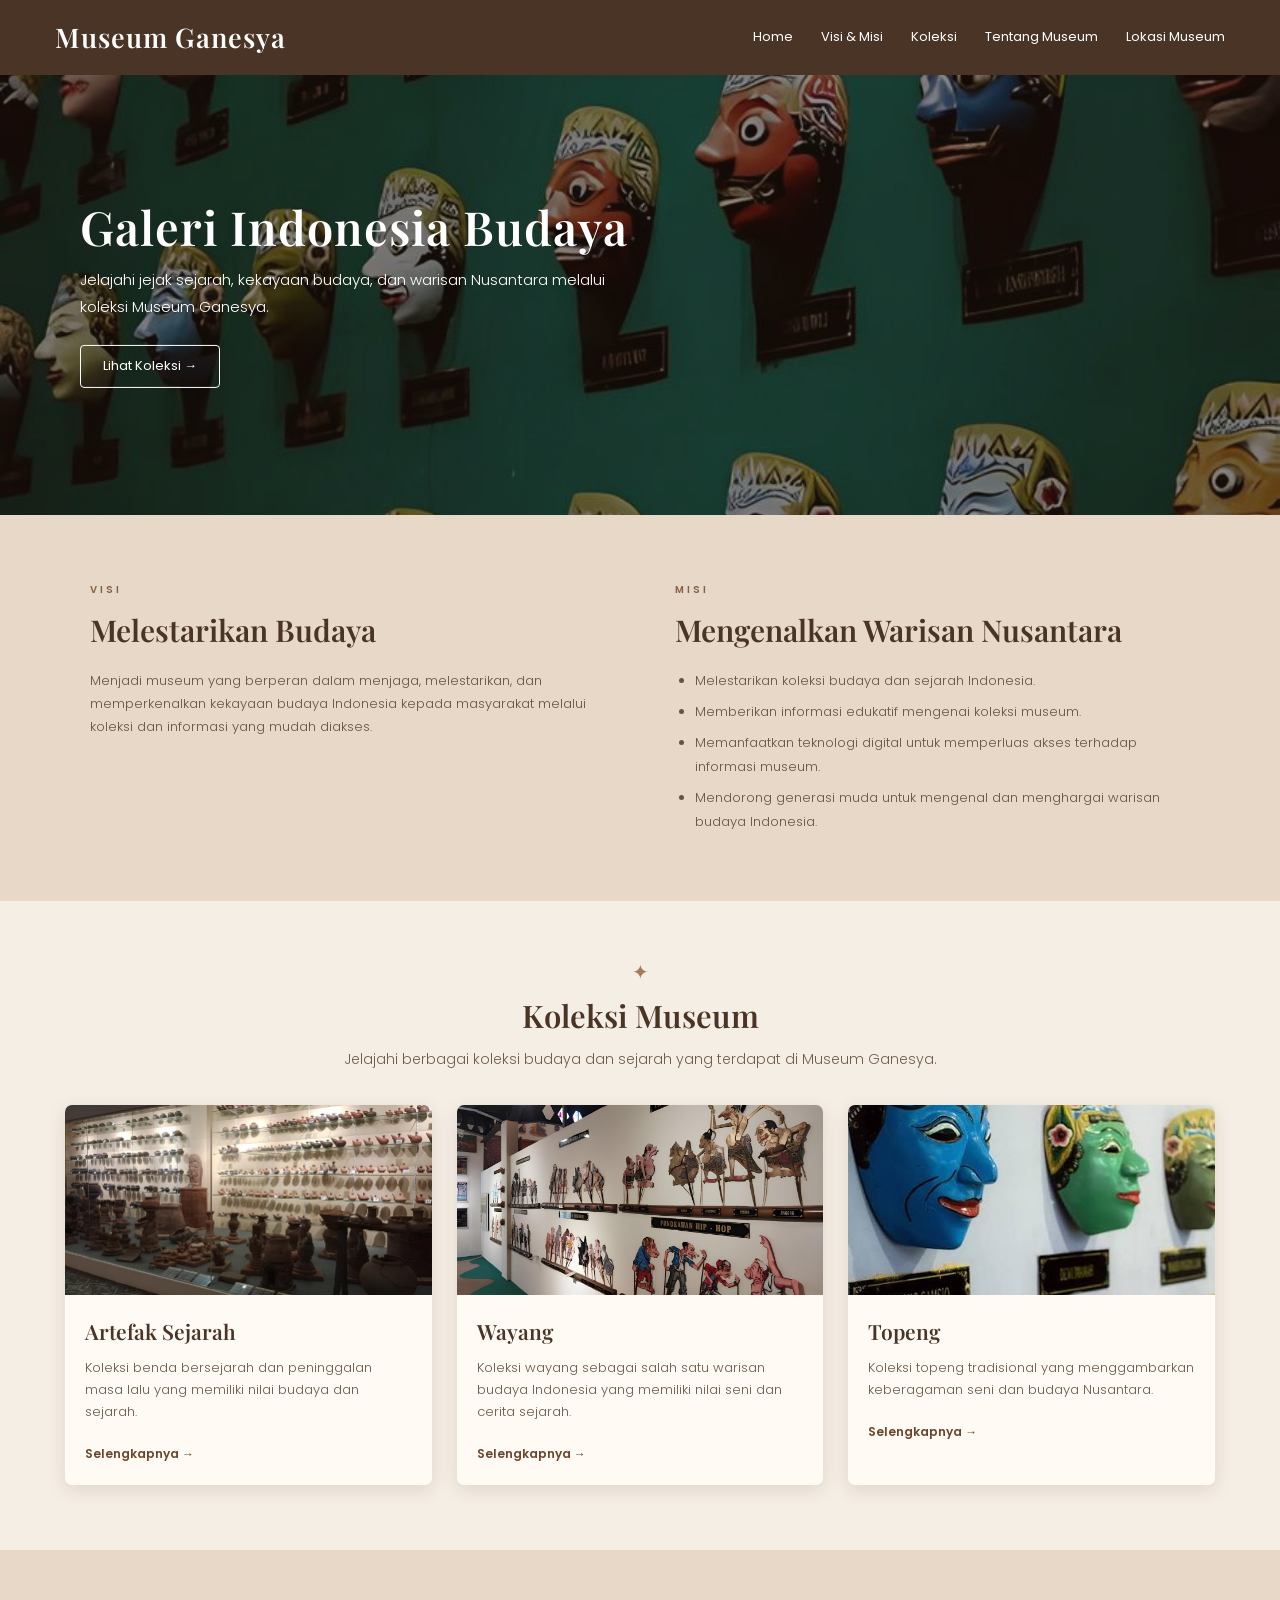
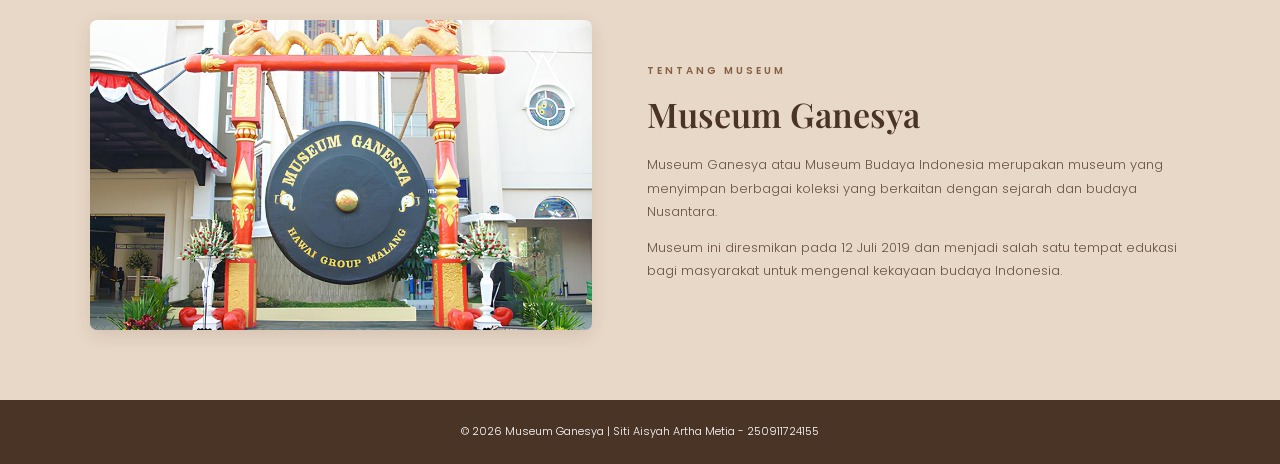
<file: index.html>
<!DOCTYPE html>
<html lang="id">
<head>
    <meta charset="UTF-8">
    <meta name="viewport" content="width=device-width, initial-scale=1.0">
    <title>Museum Ganesya - Galeri Indonesia Budaya</title>
    <!-- Google Fonts -->
    <link rel="preconnect" href="https://fonts.googleapis.com">
    <link rel="preconnect" href="https://fonts.gstatic.com" crossorigin>
    <link href="https://fonts.googleapis.com/css2?family=Playfair+Display:wght@500;600&family=Poppins:wght@300;400;500;600&display=swap" rel="stylesheet">
    <!-- CSS -->
    <link rel="stylesheet" href="style.css">
</head>
<body>
    <!-- NAVBAR -->
    <header>
        <div class="logo">
            <h1>Museum Ganesya</h1>
        </div>
        <nav>
            <a href="index.html">Home</a>
            <a href="index.html#visi-misi">Visi &amp; Misi</a>
            <a href="katalog.html">Koleksi</a>
            <a href="index.html#tentang">Tentang Museum</a>
            <a href="https://maps.google.com/?q=Museum+Ganesya+Malang" target="_blank">
                Lokasi Museum
            </a>
        </nav>
    </header>
    <!-- HERO -->
    <section class="hero">
        <img src="gambar/sampul.png" alt="Museum Ganesya">
        <div class="hero-overlay"></div>
        <div class="hero-text">
            <h2>Galeri Indonesia Budaya</h2>
            <p>
                Jelajahi jejak sejarah, kekayaan budaya, dan warisan Nusantara
                melalui koleksi Museum Ganesya.
            </p>
            <!-- MENUJU HALAMAN KATALOG -->
            <a href="katalog.html" class="hero-button">
                Lihat Koleksi →
            </a>
        </div>
    </section>
    <!-- VISI & MISI -->
    <section class="visi-misi" id="visi-misi">
        <div class="visi-misi-container">
            <div class="visi">
                <span>VISI</span>
                <h2>Melestarikan Budaya</h2>
                <p>
                    Menjadi museum yang berperan dalam menjaga, melestarikan,
                    dan memperkenalkan kekayaan budaya Indonesia kepada
                    masyarakat melalui koleksi dan informasi yang mudah diakses.
                </p>
            </div>
            <div class="misi">
                <span>MISI</span>
                <h2>Mengenalkan Warisan Nusantara</h2>
                <ul>
                    <li>
                        Melestarikan koleksi budaya dan sejarah Indonesia.
                    </li>

                    <li>
                        Memberikan informasi edukatif mengenai koleksi museum.
                    </li>

                    <li>
                        Memanfaatkan teknologi digital untuk memperluas akses
                        terhadap informasi museum.
                    </li>

                    <li>
                        Mendorong generasi muda untuk mengenal dan menghargai
                        warisan budaya Indonesia.
                    </li>
                </ul>
            </div>
        </div>
    </section>
    <!-- KOLEKSI -->
    <section class="koleksi" id="koleksi">
        <div class="section-title">
            <div class="hiasan">✦</div>
            <h2>Koleksi Museum</h2>
            <p>
                Jelajahi berbagai koleksi budaya dan sejarah yang terdapat
                di Museum Ganesya.
            </p>
        </div>
        <div class="koleksi-container">
            <!-- ARTEFAK -->
            <div class="koleksi-card">
                <img src="gambar/artefak.jpg" alt="Artefak Sejarah">
                <div class="card-content">
                    <h3>Artefak Sejarah</h3>
                    <p>
                        Koleksi benda bersejarah dan peninggalan masa lalu
                        yang memiliki nilai budaya dan sejarah.
                    </p>
                    <!-- MENUJU KATALOG -->
                    <a href="katalog.html" class="selengkapnya">
                        Selengkapnya →
                    </a>
                </div>
            </div>
            <!-- WAYANG -->
            <div class="koleksi-card">
                <img src="gambar/wayang.jpg" alt="Wayang">
                <div class="card-content">
                    <h3>Wayang</h3>
                    <p>
                        Koleksi wayang sebagai salah satu warisan budaya
                        Indonesia yang memiliki nilai seni dan cerita sejarah.
                    </p>
                    <!-- MENUJU KATALOG -->
                    <a href="katalog.html" class="selengkapnya">
                        Selengkapnya →
                    </a>
                </div>
            </div>
            <!-- TOPENG -->
            <div class="koleksi-card">
                <img src="gambar/topeng.jpg" alt="Topeng">
                <div class="card-content">
                    <h3>Topeng</h3>
                    <p>
                        Koleksi topeng tradisional yang menggambarkan
                        keberagaman seni dan budaya Nusantara.
                    </p>
                    <!-- MENUJU KATALOG -->
                    <a href="katalog.html" class="selengkapnya">
                        Selengkapnya →
                    </a>
                </div>
            </div>
        </div>
    </section>
    <!-- TENTANG MUSEUM -->
    <section class="tentang" id="tentang">
        <div class="tentang-container">
            <div class="tentang-image">
                <img src="gambar/museumganesya.jpg" alt="Museum Ganesya">
            </div>
            <div class="tentang-text">
                <span>TENTANG MUSEUM</span>
                <h2>Museum Ganesya</h2>
                <p>
                    Museum Ganesya atau Museum Budaya Indonesia merupakan
                    museum yang menyimpan berbagai koleksi yang berkaitan
                    dengan sejarah dan budaya Nusantara.
                </p>
                <p>
                    Museum ini diresmikan pada 12 Juli 2019 dan menjadi salah
                    satu tempat edukasi bagi masyarakat untuk mengenal
                    kekayaan budaya Indonesia.
                </p>
            </div>
        </div>
    </section>
    <!-- FOOTER -->
    <footer>
        <p>
            © 2026 Museum Ganesya | Siti Aisyah Artha Metia - 250911724155
        </p>
    </footer>
</body>
</html>
</file>
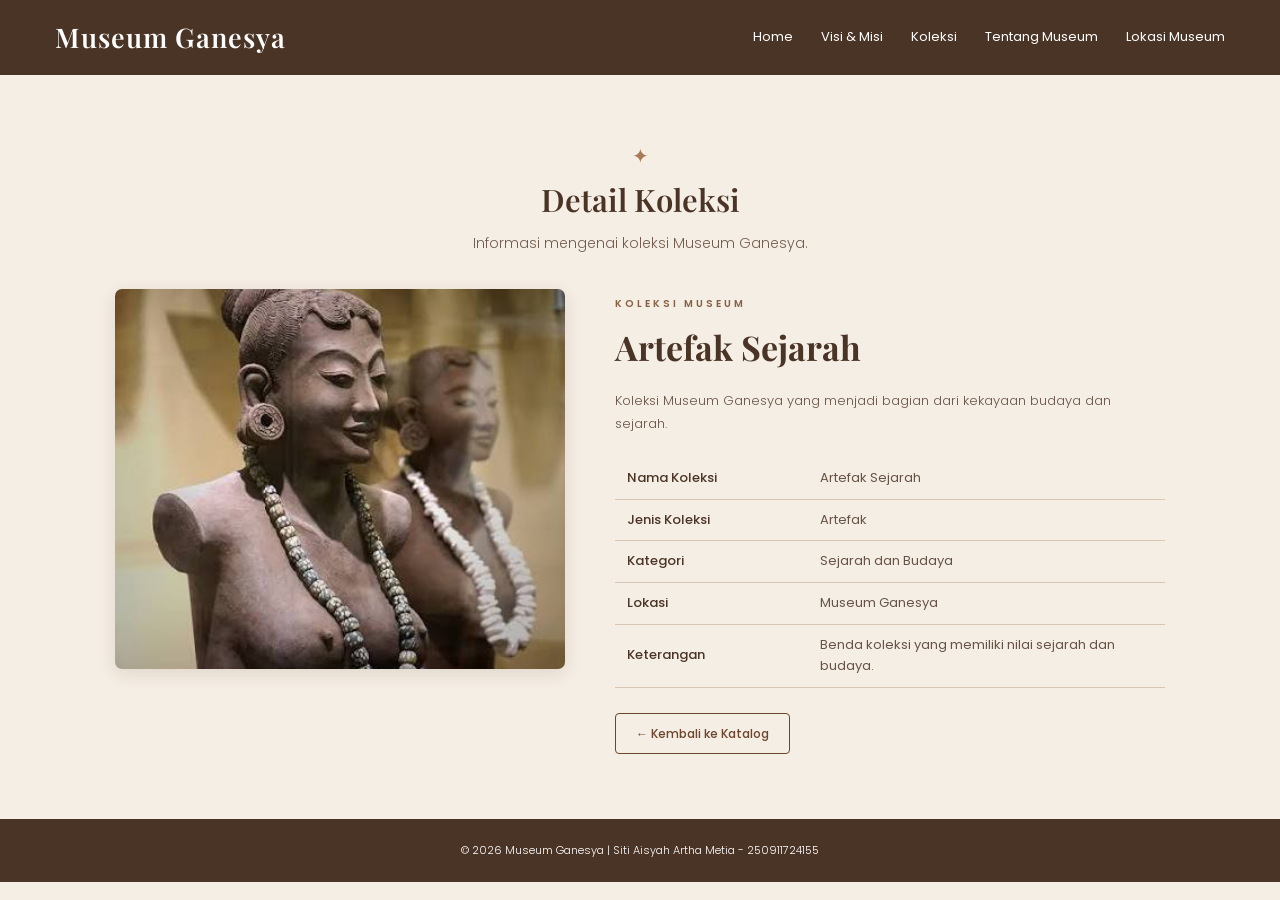
<file: detail.html>
<!DOCTYPE html>
<html lang="id">
<head>
    <meta charset="UTF-8">
    <meta name="viewport" content="width=device-width, initial-scale=1.0">
    <title>Detail Koleksi - Museum Ganesya</title>
    <!-- GOOGLE FONTS -->
    <link rel="preconnect" href="https://fonts.googleapis.com">
    <link rel="preconnect" href="https://fonts.gstatic.com" crossorigin>
    <link href="https://fonts.googleapis.com/css2?family=Playfair+Display:wght@500;600&family=Poppins:wght@300;400;500;600&display=swap" rel="stylesheet">
    <!-- CSS -->
    <link rel="stylesheet" href="style.css">
    <style>
        .detail {
            padding: 65px 55px;
            background-color: #f5eee4;
        }
        .detail-container {
            max-width: 1050px;
            margin: auto;
            display: flex;
            gap: 50px;
            align-items: flex-start;
        }
        .detail-image {
            width: 45%;
        }
        .detail-image img {
            width: 100%;
            height: 380px;
            object-fit: cover;
            border-radius: 7px;
            box-shadow: 0 5px 18px rgba(70,45,25,.12);
        }
        .detail-content {
            width: 55%;
        }
        .detail-content span {
            font-family: 'Poppins', sans-serif;
            font-size: 10px;
            letter-spacing: 3px;
            color: #866044;
            font-weight: 600;
        }
        .detail-content h2 {
            margin: 5px 0 15px;
            font-family: 'Playfair Display', serif;
            font-size: 34px;
            color: #4a3426;
        }
        .detail-content p {
            font-family: 'Poppins', sans-serif;
            font-size: 13px;
            font-weight: 300;
            line-height: 1.8;
            color: #675346;
        }
        .metadata {
            width: 100%;
            margin-top: 22px;
            border-collapse: collapse;
            font-family: 'Poppins', sans-serif;
            font-size: 13px;
        }
        .metadata td {
            padding: 10px 12px;
            border-bottom: 1px solid #d8c6b3;
            color: #675346;
        }
        .metadata td:first-child {
            width: 35%;
            font-weight: 500;
            color: #4a3426;
        }
        .back-button {
            display: inline-block;
            margin-top: 25px;
            padding: 10px 20px;
            border: 1px solid #6d452c;
            border-radius: 4px;
            color: #6d452c;
            text-decoration: none;
            font-family: 'Poppins', sans-serif;
            font-size: 12px;
            font-weight: 500;
            transition: .3s;
        }
        .back-button:hover {
            background-color: #6d452c;
            color: white;
        }
        @media (max-width: 800px) {
            .detail {
                padding: 45px 25px;
            }
            .detail-container {
                flex-direction: column;
                gap: 30px;
            }
            .detail-image,
            .detail-content {
                width: 100%;
            }
        }
    </style>
</head>
<body>
    <!-- NAVBAR -->
    <header>
        <div class="logo">
            <h1>Museum Ganesya</h1>
        </div>
        <nav>
            <a href="index.html">
                Home
            </a>
            <a href="index.html#visi-misi">
                Visi &amp; Misi
            </a>
            <a href="katalog.html">
                Koleksi
            </a>
            <a href="index.html#tentang">
                Tentang Museum
            </a>
            <a href="https://maps.google.com/?q=Museum+Ganesya+Malang"
               target="_blank">
                Lokasi Museum
            </a>
        </nav>
    </header>
    <!-- DETAIL KOLEKSI -->
    <section class="detail">
        <div class="section-title">
            <div class="hiasan">
                ✦
            </div>
            <h2>
                Detail Koleksi
            </h2>
            <p>
                Informasi mengenai koleksi Museum Ganesya.
            </p>
        </div>
        <div class="detail-container">
            <!-- FOTO -->
            <div class="detail-image">
                <img id="fotoKoleksi"
                     src="gambar/artefak 1.jpg"
                     alt="Koleksi Museum Ganesya">
            </div>
            <!-- INFORMASI -->
            <div class="detail-content">
                <span>
                    KOLEKSI MUSEUM
                </span>
                <h2 id="namaKoleksi">
                    Artefak Sejarah
                </h2>
                <p id="deskripsiKoleksi">
                    Koleksi Museum Ganesya yang menjadi bagian
                    dari kekayaan budaya dan sejarah.
                </p>
                <!-- TABEL METADATA -->
                <table class="metadata">
                    <tr>
                        <td>
                            Nama Koleksi
                        </td>
                        <td id="namaTabel">
                            Artefak Sejarah
                        </td>
                    </tr>
                    <tr>
                        <td>
                            Jenis Koleksi
                        </td>

                        <td id="jenisKoleksi">
                            Artefak
                        </td>
                    </tr>
                    <tr>
                        <td>
                            Kategori
                        </td>
                        <td id="kategoriKoleksi">
                            Sejarah dan Budaya
                        </td>
                    </tr>
                    <tr>
                        <td>
                            Lokasi
                        </td>
                        <td>
                            Museum Ganesya
                        </td>
                    </tr>
                    <tr>
                        <td>
                            Keterangan
                        </td>
                        <td id="keteranganKoleksi">
                            Benda koleksi yang memiliki nilai
                            sejarah dan budaya.
                        </td>
                    </tr>
                </table>
                <!-- KEMBALI -->
                <a href="katalog.html"
                   class="back-button">
                    ← Kembali ke Katalog
                </a>
            </div>
        </div>
    </section>
    <!-- FOOTER -->
    <footer>
        <p>
            © 2026 Museum Ganesya |
            Siti Aisyah Artha Metia - 250911724155
        </p>
    </footer>
    <!-- JAVASCRIPT DETAIL -->
    <script>
        const koleksi = {
            /* =====================
               ARTEFAK
            ====================== */
            artefak1: {
                nama: "Arca Figur Manusia",
                gambar: "gambar/artefak 1.jpg",
                jenis: "Artefak",
                kategori: "Sejarah dan Budaya",
                deskripsi: "Koleksi arca berbentuk figur manusia yang menjadi bagian dari peninggalan sejarah dan budaya.",
                keterangan: "Arca figur manusia yang menjadi bagian dari koleksi Museum Ganesya."
            },
            artefak2: {
                nama: "Koleksi Perhiasan dan Kalung",
                gambar: "gambar/artefak 2.jpg",
                jenis: "Artefak",
                kategori: "Sejarah dan Budaya",
                deskripsi: "Koleksi perhiasan dan kalung yang menunjukkan bentuk seni serta budaya masyarakat pada masa lalu.",
                keterangan: "Koleksi perhiasan dan kalung yang menjadi bagian dari koleksi budaya museum."
            },
            artefak3: {
                nama: "Arca dan Miniatur Bangunan",
                gambar: "gambar/artefak 3.jpg",
                jenis: "Artefak",
                kategori: "Sejarah dan Budaya",
                deskripsi: "Koleksi arca dan miniatur yang menggambarkan bentuk peninggalan budaya masa lampau.",
                keterangan: "Koleksi arca dan miniatur bangunan yang menjadi bagian dari peninggalan budaya."
            },
            artefak4: {
                nama: "Celengan Babi",
                gambar: "gambar/artefak 4.jpg",
                jenis: "Artefak",
                kategori: "Sejarah dan Budaya",
                deskripsi: "Koleksi wadah berbentuk babi yang menjadi salah satu benda peninggalan dalam koleksi museum.",
                keterangan: "Benda berbentuk celengan yang menjadi bagian dari koleksi peninggalan budaya."
            },
            artefak5: {
                nama: "Koleksi Gerabah dan Wadah",
                gambar: "gambar/artefak 5.jpg",
                jenis: "Artefak",
                kategori: "Sejarah dan Budaya",
                deskripsi: "Berbagai bentuk gerabah dan wadah yang memperlihatkan penggunaan benda dalam kehidupan masyarakat masa lalu.",
                keterangan: "Koleksi gerabah dan wadah yang menjadi bagian dari benda budaya museum."
            },
            artefak6: {
                nama: "Guci dan Wadah Kuno",
                gambar: "gambar/artefak 6.jpg",
                jenis: "Artefak",
                kategori: "Sejarah dan Budaya",
                deskripsi: "Koleksi guci dan wadah kuno yang menjadi bagian dari benda budaya dan sejarah museum.",
                keterangan: "Koleksi guci dan wadah kuno yang menjadi bagian dari peninggalan budaya."
            },
            /* =====================
               TOPENG
            ====================== */
            topeng1: {
                nama: "Topeng Mahesa Sura",
                gambar: "gambar/topeng 1.jpg",
                jenis: "Topeng",
                kategori: "Seni dan Budaya",
                deskripsi: "Salah satu koleksi topeng yang menggambarkan karakter dalam tradisi seni pertunjukan Nusantara.",
                keterangan: "Topeng Mahesa Sura sebagai bagian dari koleksi seni tradisional Museum Ganesya."
            },
            topeng2: {
                nama: "Topeng Menak",
                gambar: "gambar/topeng 2.jpg",
                jenis: "Topeng",
                kategori: "Seni dan Budaya",
                deskripsi: "Koleksi topeng tradisional yang menjadi bagian dari kekayaan seni dan budaya Indonesia.",
                keterangan: "Topeng Menak yang menjadi bagian dari koleksi topeng tradisional museum."
            },
            topeng3: {
                nama: "Topeng Jaya Samba",
                gambar: "gambar/topeng 3.jpg",
                jenis: "Topeng",
                kategori: "Seni dan Budaya",
                deskripsi: "Topeng dengan karakter khas yang menjadi bagian dari koleksi seni tradisional museum.",
                keterangan: "Topeng Jaya Samba sebagai bagian dari koleksi seni dan budaya museum."
            },
            topeng4: {
                nama: "Topeng Tangsen",
                gambar: "gambar/topeng 4.jpg",
                jenis: "Topeng",
                kategori: "Seni dan Budaya",
                deskripsi: "Koleksi topeng tradisional yang memperlihatkan karakter dan bentuk seni budaya Nusantara.",
                keterangan: "Topeng Tangsen yang menjadi bagian dari koleksi topeng Museum Ganesya."
            },
            topeng5: {
                nama: "Topeng Pintèn",
                gambar: "gambar/topeng 5.jpg",
                jenis: "Topeng",
                kategori: "Seni dan Budaya",
                deskripsi: "Salah satu koleksi topeng tradisional yang memiliki bentuk dan karakter khas.",
                keterangan: "Topeng Pintèn sebagai bagian dari koleksi seni tradisional museum."
            },
            topeng6: {
                nama: "Topeng Demit",
                gambar: "gambar/topeng 6.jpg",
                jenis: "Topeng",
                kategori: "Seni dan Budaya",
                deskripsi: "Koleksi topeng dengan karakter khas yang memperlihatkan keberagaman seni tradisional.",
                keterangan: "Topeng Demit yang menjadi bagian dari koleksi topeng Museum Ganesya."
            },
            /* =====================
               WAYANG
            ====================== */
            wayang1: {
                nama: "Wayang Golek Panakawan",
                gambar: "gambar/wayang 1.jpg",
                jenis: "Wayang",
                kategori: "Seni dan Budaya",
                deskripsi: "Koleksi wayang golek yang menampilkan tokoh Panakawan dalam tradisi seni pertunjukan.",
                keterangan: "Wayang Golek Panakawan sebagai bagian dari koleksi seni pertunjukan."
            },
            wayang2: {
                nama: "Punokawan Cirebon",
                gambar: "gambar/wayang 2.jpg",
                jenis: "Wayang",
                kategori: "Seni dan Budaya",
                deskripsi: "Koleksi tokoh Punokawan yang memperlihatkan keberagaman tradisi wayang di Indonesia.",
                keterangan: "Punokawan Cirebon yang menjadi bagian dari koleksi wayang museum."
            },
            wayang3: {
                nama: "Wayang Thegel",
                gambar: "gambar/wayang 3.jpg",
                jenis: "Wayang",
                kategori: "Seni dan Budaya",
                deskripsi: "Koleksi wayang tradisional yang menjadi bagian dari kekayaan seni pertunjukan Nusantara.",
                keterangan: "Wayang Thegel sebagai bagian dari koleksi wayang tradisional Museum Ganesya."
            },
            wayang4: {
                nama: "Wayang Golek Tokoh Wayang",
                gambar: "gambar/wayang 4.jpg",
                jenis: "Wayang",
                kategori: "Seni dan Budaya",
                deskripsi: "Koleksi wayang golek dengan bentuk tokoh yang memperlihatkan karakter seni tradisional.",
                keterangan: "Wayang golek dengan bentuk tokoh sebagai bagian dari koleksi seni museum."
            },
            wayang5: {
                nama: "Koleksi Wayang Tradisional",
                gambar: "gambar/wayang 5.jpg",
                jenis: "Wayang",
                kategori: "Seni dan Budaya",
                deskripsi: "Berbagai bentuk wayang tradisional yang menjadi bagian dari warisan budaya Indonesia.",
                keterangan: "Koleksi wayang tradisional yang menjadi bagian dari kekayaan budaya museum."
            },
            wayang6: {
                nama: "Wayang Boneka Tiga Dimensi",
                gambar: "gambar/wayang 6.jpg",
                jenis: "Wayang",
                kategori: "Seni dan Budaya",
                deskripsi: "Koleksi wayang berbentuk tiga dimensi yang menunjukkan variasi bentuk dalam seni pertunjukan.",
                keterangan: "Wayang boneka tiga dimensi sebagai bagian dari koleksi seni tradisional."
            }
        };
        /* =====================
           AMBIL DATA DARI URL
        ====================== */
        const parameter =
            new URLSearchParams(window.location.search);
        const item =
            parameter.get("item");
        if (item && koleksi[item]) {
            const data = koleksi[item];
            document.getElementById("fotoKoleksi").src =
                data.gambar;
            document.getElementById("fotoKoleksi").alt =
                data.nama;
            document.getElementById("namaKoleksi").textContent =
                data.nama;
            document.getElementById("namaTabel").textContent =
                data.nama;
            document.getElementById("jenisKoleksi").textContent =
                data.jenis;
            document.getElementById("kategoriKoleksi").textContent =
                data.kategori;
            document.getElementById("deskripsiKoleksi").textContent =
                data.deskripsi;
            document.getElementById("keteranganKoleksi").textContent =
                data.keterangan;
        }
    </script>
</body>
</html>
</file>
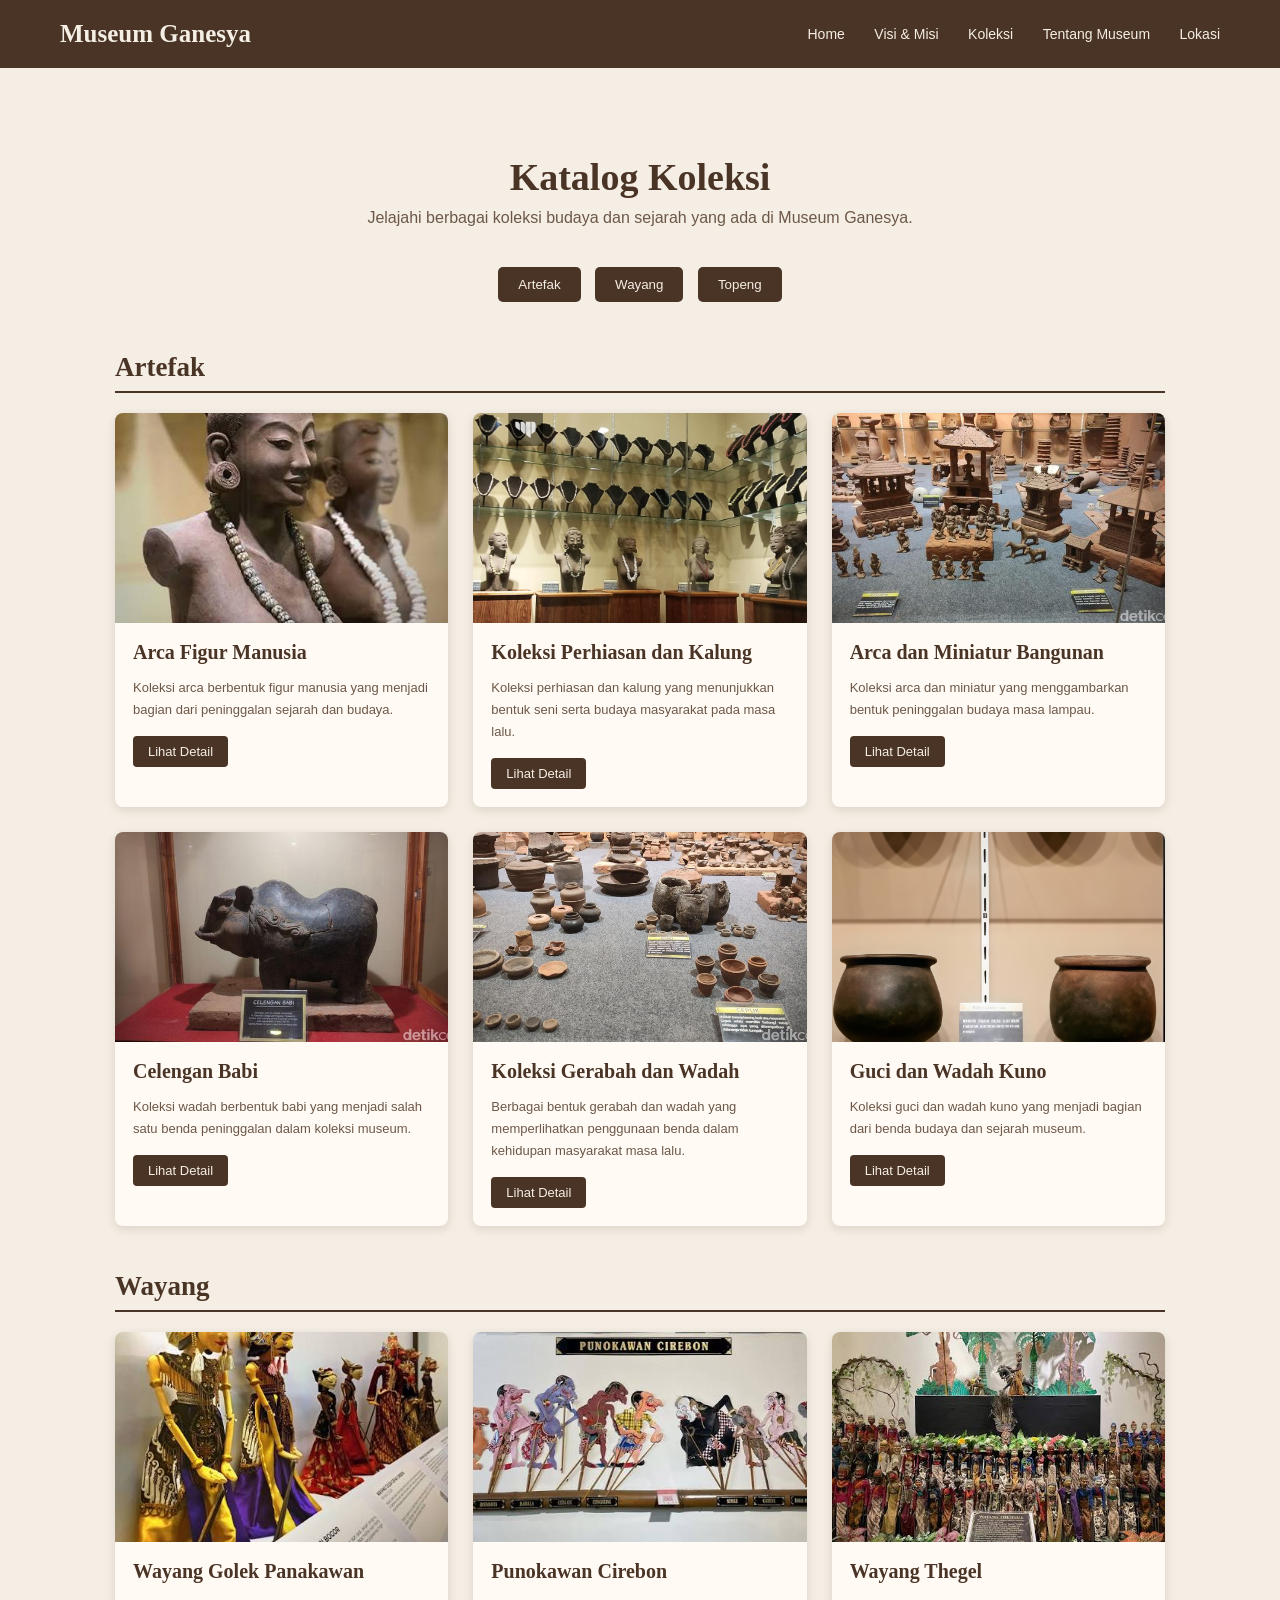
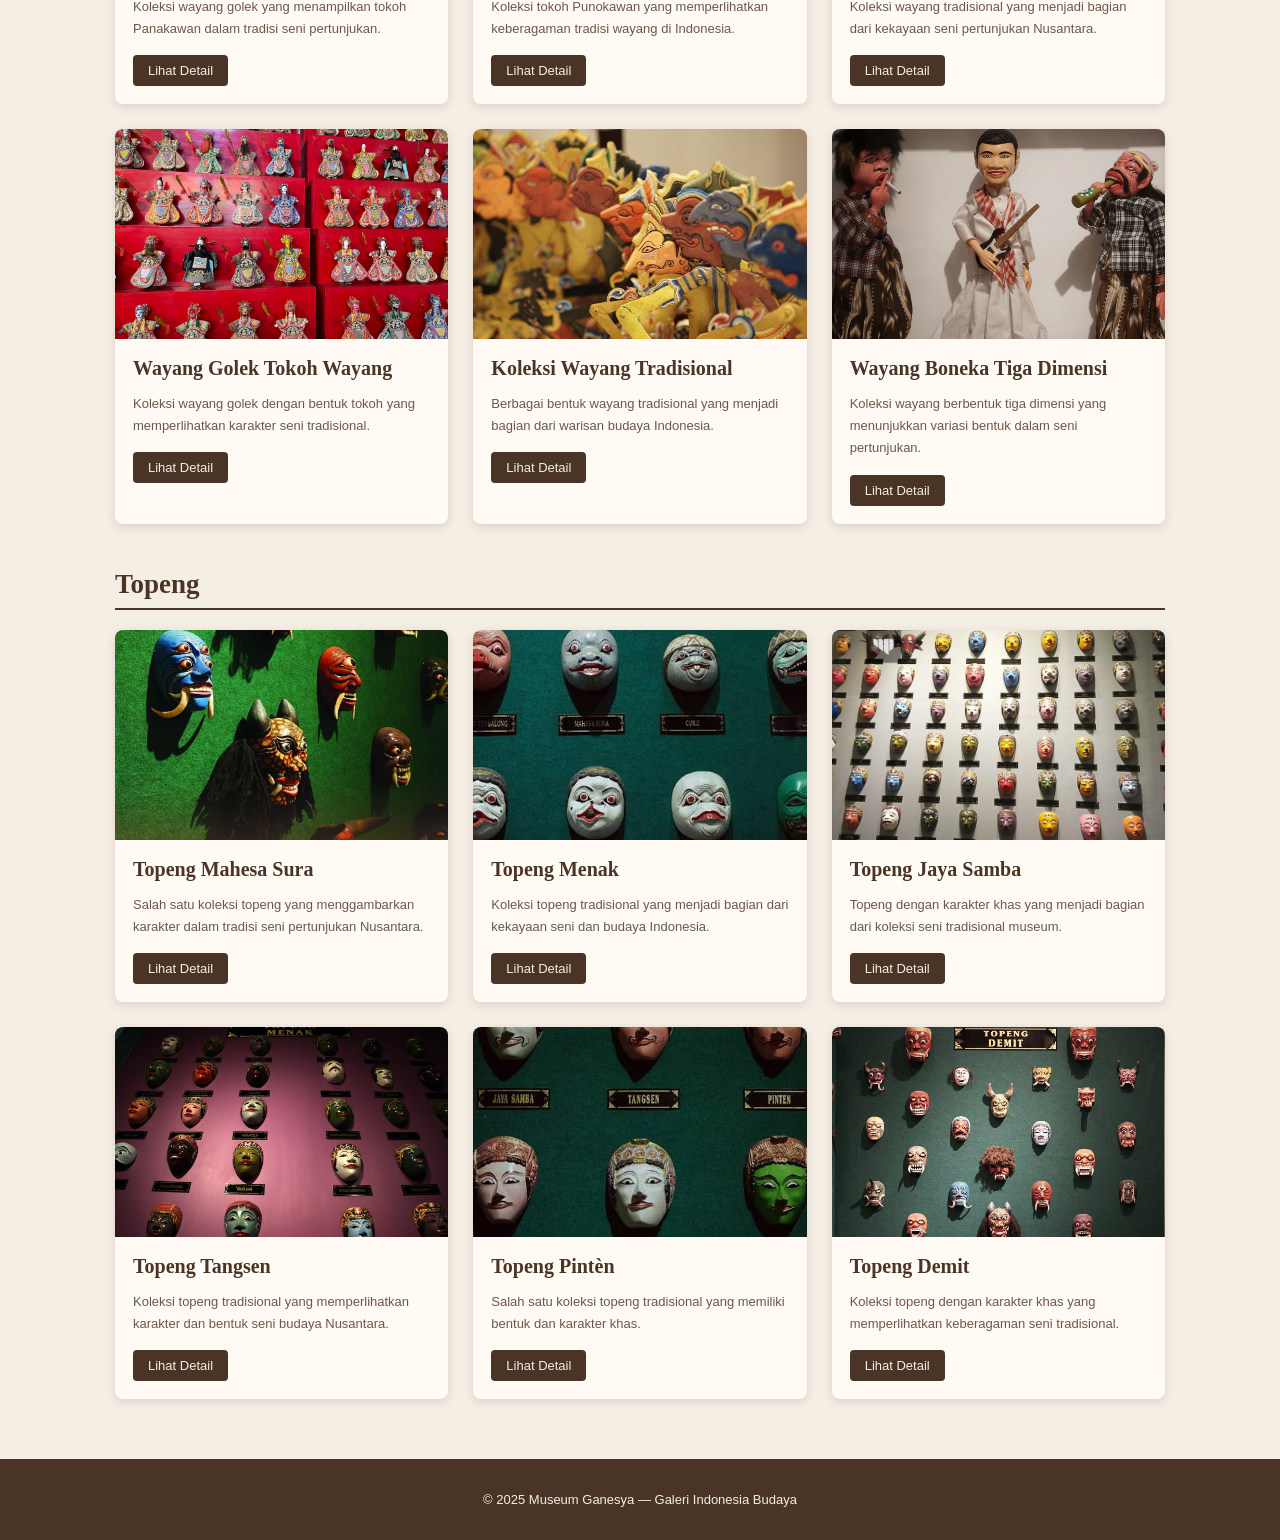
<file: katalog.html>
<!DOCTYPE html>
<html lang="id">
<head>
    <meta charset="UTF-8">
    <meta name="viewport" content="width=device-width, initial-scale=1.0">
    <title>Koleksi Museum Ganesya</title>
    <style>
        * {
            box-sizing: border-box;
        }
        body {
            margin: 0;
            font-family: "Poppins", sans-serif;
            background-color: #f5eee4;
            color: #4a3426;
        }
        header {
            background-color: #4a3426;
            padding: 20px 60px;
            display: flex;
            justify-content: space-between;
            align-items: center;
        }
        .logo {
            color: #f5eee4;
            font-family: "Georgia", serif;
            font-size: 25px;
            font-weight: bold;
        }
        nav a {
            color: #f5eee4;
            text-decoration: none;
            margin-left: 25px;
            font-size: 14px;
        }
        nav a:hover {
            text-decoration: underline;
        }
        .judul {
            text-align: center;
            padding: 55px 20px 35px;
        }
        .judul h1 {
            margin-bottom: 10px;
            font-family: "Georgia", serif;
            font-size: 38px;
        }
        .judul p {
            margin: 0;
            color: #6d5848;
        }
        .kategori {
            text-align: center;
            margin-bottom: 35px;
        }
        .kategori button {
            background-color: #4a3426;
            color: #f5eee4;
            border: none;
            padding: 10px 20px;
            margin: 5px;
            border-radius: 5px;
            cursor: pointer;
            font-family: "Poppins", sans-serif;
        }
        .kategori button:hover {
            background-color: #6d5040;
        }
        .koleksi {
            max-width: 1100px;
            margin: auto;
            padding: 0 25px 60px;
        }
        .kategori-title {
            font-family: "Georgia", serif;
            font-size: 27px;
            margin-top: 45px;
            margin-bottom: 20px;
            border-bottom: 2px solid #4a3426;
            padding-bottom: 8px;
        }
        .koleksi-container {
            display: grid;
            grid-template-columns: repeat(3, 1fr);
            gap: 25px;
        }
        .koleksi-card {
            background-color: #fffaf4;
            border-radius: 8px;
            overflow: hidden;
            box-shadow: 0 3px 10px rgba(74, 52, 38, 0.15);
            transition: 0.3s;
        }
        .koleksi-card:hover {
            transform: translateY(-5px);
        }
        .koleksi-card img {
            width: 100%;
            height: 210px;
            object-fit: cover;
            display: block;
        }
        .isi-card {
            padding: 18px;
        }
        .isi-card h3 {
            margin-top: 0;
            margin-bottom: 10px;
            font-family: "Georgia", serif;
            font-size: 20px;
        }
        .isi-card p {
            font-size: 13px;
            line-height: 1.7;
            color: #6d5848;
            margin-bottom: 15px;
        }
        .detail-btn {
            display: inline-block;
            background-color: #4a3426;
            color: #f5eee4;
            text-decoration: none;
            padding: 8px 15px;
            border-radius: 4px;
            font-size: 13px;
        }
        .detail-btn:hover {
            background-color: #6d5040;
        }
        footer {
            background-color: #4a3426;
            color: #f5eee4;
            text-align: center;
            padding: 20px;
            font-size: 13px;
        }
        @media (max-width: 800px) {
            header {
                padding: 20px;
                flex-direction: column;
                gap: 15px;
            }
            nav a {
                margin: 0 7px;
                font-size: 12px;
            }
            .koleksi-container {
                grid-template-columns: 1fr 1fr;
            }
        }
        @media (max-width: 550px) {
            .koleksi-container {
                grid-template-columns: 1fr;
            }
        }
    </style>
</head>
<body>
<header>
    <div class="logo">Museum Ganesya</div>
    <nav>
        <a href="index.html">Home</a>
        <a href="index.html#visi-misi">Visi & Misi</a>
        <a href="katalog.html">Koleksi</a>
        <a href="index.html#tentang">Tentang Museum</a>
        <a href="https://maps.google.com/?q=Museum+Ganesya" target="_blank">Lokasi</a>
    </nav>
</header>
<section class="judul">
    <h1>Katalog Koleksi</h1>
    <p>Jelajahi berbagai koleksi budaya dan sejarah yang ada di Museum Ganesya.</p>
</section>
<div class="kategori">
    <button onclick="location.href='#artefak'">Artefak</button>
    <button onclick="location.href='#wayang'">Wayang</button>
    <button onclick="location.href='#topeng'">Topeng</button>
</div>
<main class="koleksi">
    <!-- ================= ARTEFAK ================= -->
    <h2 class="kategori-title" id="artefak">Artefak</h2>
    <div class="koleksi-container">
        <div class="koleksi-card">
            <img src="gambar/artefak 1.jpg" alt="Arca Figur Manusia">
            <div class="isi-card">
                <h3>Arca Figur Manusia</h3>
                <p>
                    Koleksi arca berbentuk figur manusia yang menjadi bagian
                    dari peninggalan sejarah dan budaya.
                </p>
                <a class="detail-btn" href="detail.html?item=artefak1">
                    Lihat Detail
                </a>
            </div>
        </div>
        <div class="koleksi-card">
            <img src="gambar/artefak 2.jpg" alt="Koleksi Perhiasan dan Kalung">
            <div class="isi-card">
                <h3>Koleksi Perhiasan dan Kalung</h3>
                <p>
                    Koleksi perhiasan dan kalung yang menunjukkan bentuk seni
                    serta budaya masyarakat pada masa lalu.
                </p>
                <a class="detail-btn" href="detail.html?item=artefak2">
                    Lihat Detail
                </a>
            </div>
        </div>
        <div class="koleksi-card">
            <img src="gambar/artefak 3.jpg" alt="Arca dan Miniatur Bangunan">
            <div class="isi-card">
                <h3>Arca dan Miniatur Bangunan</h3>
                <p>
                    Koleksi arca dan miniatur yang menggambarkan bentuk
                    peninggalan budaya masa lampau.
                </p>
                <a class="detail-btn" href="detail.html?item=artefak3">
                    Lihat Detail
                </a>
            </div>
        </div>
        <div class="koleksi-card">
            <img src="gambar/artefak 4.jpg" alt="Celengan Babi">
            <div class="isi-card">
                <h3>Celengan Babi</h3>
                <p>
                    Koleksi wadah berbentuk babi yang menjadi salah satu
                    benda peninggalan dalam koleksi museum.
                </p>
                <a class="detail-btn" href="detail.html?item=artefak4">
                    Lihat Detail
                </a>
            </div>
        </div>
        <div class="koleksi-card">
            <img src="gambar/artefak 5.jpg" alt="Koleksi Gerabah dan Wadah">
            <div class="isi-card">
                <h3>Koleksi Gerabah dan Wadah</h3>
                <p>
                    Berbagai bentuk gerabah dan wadah yang memperlihatkan
                    penggunaan benda dalam kehidupan masyarakat masa lalu.
                </p>
                <a class="detail-btn" href="detail.html?item=artefak5">
                    Lihat Detail
                </a>
            </div>
        </div>
        <div class="koleksi-card">
            <img src="gambar/artefak 6.jpg" alt="Guci dan Wadah Kuno">
            <div class="isi-card">
                <h3>Guci dan Wadah Kuno</h3>
                <p>
                    Koleksi guci dan wadah kuno yang menjadi bagian dari
                    benda budaya dan sejarah museum.
                </p>
                <a class="detail-btn" href="detail.html?item=artefak6">
                    Lihat Detail
                </a>
            </div>
        </div>
    </div>
    <!-- ================= WAYANG ================= -->
    <h2 class="kategori-title" id="wayang">Wayang</h2>
    <div class="koleksi-container">
        <div class="koleksi-card">
            <img src="gambar/wayang 1.jpg" alt="Wayang Golek Panakawan">
            <div class="isi-card">
                <h3>Wayang Golek Panakawan</h3>
                <p>
                    Koleksi wayang golek yang menampilkan tokoh Panakawan
                    dalam tradisi seni pertunjukan.
                </p>
                <a class="detail-btn" href="detail.html?item=wayang1">
                    Lihat Detail
                </a>
            </div>
        </div>
        <div class="koleksi-card">
            <img src="gambar/wayang 2.jpg" alt="Punokawan Cirebon">
            <div class="isi-card">
                <h3>Punokawan Cirebon</h3>
                <p>
                    Koleksi tokoh Punokawan yang memperlihatkan keberagaman
                    tradisi wayang di Indonesia.
                </p>
                <a class="detail-btn" href="detail.html?item=wayang2">
                    Lihat Detail
                </a>
            </div>
        </div>
        <div class="koleksi-card">
            <img src="gambar/wayang 3.jpg" alt="Wayang Thegel">
            <div class="isi-card">
                <h3>Wayang Thegel</h3>
                <p>
                    Koleksi wayang tradisional yang menjadi bagian dari
                    kekayaan seni pertunjukan Nusantara.
                </p>
                <a class="detail-btn" href="detail.html?item=wayang3">
                    Lihat Detail
                </a>
            </div>
        </div>
        <div class="koleksi-card">
            <img src="gambar/wayang 4.jpg" alt="Wayang Golek Tokoh Wayang">
            <div class="isi-card">
                <h3>Wayang Golek Tokoh Wayang</h3>
                <p>
                    Koleksi wayang golek dengan bentuk tokoh yang
                    memperlihatkan karakter seni tradisional.
                </p>
                <a class="detail-btn" href="detail.html?item=wayang4">
                    Lihat Detail
                </a>
            </div>
        </div>
        <div class="koleksi-card">
            <img src="gambar/wayang 5.jpg" alt="Koleksi Wayang Tradisional">
            <div class="isi-card">
                <h3>Koleksi Wayang Tradisional</h3>
                <p>
                    Berbagai bentuk wayang tradisional yang menjadi bagian
                    dari warisan budaya Indonesia.
                </p>
                <a class="detail-btn" href="detail.html?item=wayang5">
                    Lihat Detail
                </a>
            </div>
        </div>
        <div class="koleksi-card">
            <img src="gambar/wayang 6.jpg" alt="Wayang Boneka Tiga Dimensi">
            <div class="isi-card">
                <h3>Wayang Boneka Tiga Dimensi</h3>
                <p>
                    Koleksi wayang berbentuk tiga dimensi yang menunjukkan
                    variasi bentuk dalam seni pertunjukan.
                </p>
                <a class="detail-btn" href="detail.html?item=wayang6">
                    Lihat Detail
                </a>
            </div>
        </div>
    </div>
    <!-- ================= TOPENG ================= -->
    <h2 class="kategori-title" id="topeng">Topeng</h2>
    <div class="koleksi-container">
        <div class="koleksi-card">
            <img src="gambar/topeng 1.jpg" alt="Topeng Mahesa Sura">
            <div class="isi-card">
                <h3>Topeng Mahesa Sura</h3>
                <p>
                    Salah satu koleksi topeng yang menggambarkan karakter
                    dalam tradisi seni pertunjukan Nusantara.
                </p>
                <a class="detail-btn" href="detail.html?item=topeng1">
                    Lihat Detail
                </a>
            </div>
        </div>
        <div class="koleksi-card">
            <img src="gambar/topeng 2.jpg" alt="Topeng Menak">
            <div class="isi-card">
                <h3>Topeng Menak</h3>
                <p>
                    Koleksi topeng tradisional yang menjadi bagian dari
                    kekayaan seni dan budaya Indonesia.
                </p>
                <a class="detail-btn" href="detail.html?item=topeng2">
                    Lihat Detail
                </a>
            </div>
        </div>
        <div class="koleksi-card">
            <img src="gambar/topeng 3.jpg" alt="Topeng Jaya Samba">
            <div class="isi-card">
                <h3>Topeng Jaya Samba</h3>
                <p>
                    Topeng dengan karakter khas yang menjadi bagian dari
                    koleksi seni tradisional museum.
                </p>
                <a class="detail-btn" href="detail.html?item=topeng3">
                    Lihat Detail
                </a>
            </div>
        </div>
        <div class="koleksi-card">
            <img src="gambar/topeng 4.jpg" alt="Topeng Tangsen">
            <div class="isi-card">
                <h3>Topeng Tangsen</h3>
                <p>
                    Koleksi topeng tradisional yang memperlihatkan karakter
                    dan bentuk seni budaya Nusantara.
                </p>
                <a class="detail-btn" href="detail.html?item=topeng4">
                    Lihat Detail
                </a>
            </div>
        </div>
        <div class="koleksi-card">
            <img src="gambar/topeng 5.jpg" alt="Topeng Pintèn">
            <div class="isi-card">
                <h3>Topeng Pintèn</h3>
                <p>
                    Salah satu koleksi topeng tradisional yang memiliki
                    bentuk dan karakter khas.
                </p>
                <a class="detail-btn" href="detail.html?item=topeng5">
                    Lihat Detail
                </a>
            </div>
        </div>
        <div class="koleksi-card">
            <img src="gambar/topeng 6.jpg" alt="Topeng Demit">
            <div class="isi-card">
                <h3>Topeng Demit</h3>
                <p>
                    Koleksi topeng dengan karakter khas yang memperlihatkan
                    keberagaman seni tradisional.
                </p>
                <a class="detail-btn" href="detail.html?item=topeng6">
                    Lihat Detail
                </a>
            </div>
        </div>
    </div>
</main>
<footer>
    <p>© 2025 Museum Ganesya — Galeri Indonesia Budaya</p>
</footer>
</body>
</html>
</file>
<file: style.css>
/* =========================
   DASAR
========================= */
* {
    box-sizing: border-box;
}
html {
    scroll-behavior: smooth;
}
body {
    margin: 0;
    font-family: 'Poppins', sans-serif;
    background-color: #f5eee4;
    color: #4a3426;
    line-height: 1.6;
}
/* =========================
   HEADER
========================= */
header {
    height: 75px;
    padding: 0 55px;
    background-color: #4a3426;
    color: white;
    display: flex;
    align-items: center;
    justify-content: space-between;
}
.logo h1 {
    margin: 0;
    font-family: 'Playfair Display', serif;
    font-size: 27px;
    font-weight: 600;
    letter-spacing: 1px;
}
nav {
    display: flex;
    gap: 28px;
}
nav a {
    color: white;
    text-decoration: none;
    font-family: 'Poppins', sans-serif;
    font-size: 13px;
    font-weight: 400;
    transition: 0.3s;
}
nav a:hover {
    color: #e4cdb8;
}
/* =========================
   HERO / COVER
========================= */
.hero {
    position: relative;
    height: 440px;
    overflow: hidden;
}
.hero img {
    width: 100%;
    height: 100%;
    object-fit: cover;
    display: block;
}
.hero-overlay {
    position: absolute;
    inset: 0;
    background: rgba(35, 22, 13, 0.48);
}
.hero-text {
    position: absolute;
    z-index: 2;
    left: 80px;
    top: 50%;
    transform: translateY(-50%);
    max-width: 600px;
    color: white;
}
.hero-text h2 {
    margin: 0 0 15px;
    font-family: 'Playfair Display', serif;
    font-size: 47px;
    font-weight: 600;
    line-height: 1.05;
    letter-spacing: 1px;
}
.hero-text p {
    max-width: 570px;
    margin: 0 0 25px;
    font-family: 'Poppins', sans-serif;
    font-size: 15px;
    font-weight: 300;
    line-height: 1.8;
}
/* TOMBOL HERO */
.hero-button {
    display: inline-block;
    padding: 10px 22px;
    border: 1px solid white;
    border-radius: 4px;
    color: white;
    text-decoration: none;
    font-family: 'Poppins', sans-serif;
    font-size: 13px;
    transition: 0.3s;
}
.hero-button:hover {
    background-color: white;
    color: #4a3426;
}
/* =========================
   VISI & MISI
========================= */
.visi-misi {
    padding: 60px 55px;
    background-color: #e8d8c7;
}
.visi-misi-container {
    max-width: 1100px;
    margin: auto;
    display: flex;
    gap: 70px;
}
.visi,
.misi {
    width: 50%;
}
.visi span,
.misi span {
    font-family: 'Poppins', sans-serif;
    font-size: 10px;
    letter-spacing: 3px;
    color: #866044;
    font-weight: 600;
}
.visi h2,
.misi h2 {
    margin: 5px 0 15px;
    font-family: 'Playfair Display', serif;
    font-size: 30px;
    color: #4a3426;
    font-weight: 600;
}
.visi p,
.misi li {
    font-family: 'Poppins', sans-serif;
    font-size: 13px;
    font-weight: 300;
    line-height: 1.8;
    color: #675346;
}
.misi ul {
    padding-left: 20px;
    margin: 0;
}
.misi li {
    margin-bottom: 8px;
}
/* =========================
   KOLEKSI
========================= */
.koleksi {
    padding: 55px 55px 65px;
    background-color: #f5eee4;
}
.section-title {
    text-align: center;
    margin-bottom: 35px;
}
.hiasan {
    color: #a77b55;
    font-size: 20px;
    margin-bottom: 3px;
}
.section-title h2 {
    margin: 0 0 7px;
    font-family: 'Playfair Display', serif;
    font-size: 31px;
    font-weight: 600;
    color: #4a3426;
}
.section-title p {
    margin: 0;
    font-family: 'Poppins', sans-serif;
    font-size: 14px;
    font-weight: 300;
    color: #725d4e;
}
/* =========================
   CARD KOLEKSI
========================= */
.koleksi-container {
    display: flex;
    justify-content: center;
    gap: 25px;
    max-width: 1150px;
    margin: auto;
}
.koleksi-card {
    width: 33.33%;
    background-color: #fffaf4;
    border-radius: 7px;
    overflow: hidden;
    box-shadow: 0 5px 18px rgba(70, 45, 25, 0.12);
    transition: 0.3s;
}
.koleksi-card:hover {
    transform: translateY(-6px);
    box-shadow: 0 10px 25px rgba(70, 45, 25, 0.18);
}
.koleksi-card img {
    width: 100%;
    height: 190px;
    object-fit: cover;
    display: block;
}
.card-content {
    padding: 20px;
}
.card-content h3 {
    margin: 0 0 8px;
    font-family: 'Playfair Display', serif;
    color: #4a3426;
    font-size: 21px;
    font-weight: 600;
}
.card-content p {
    margin: 0 0 17px;
    color: #6b584b;
    font-family: 'Poppins', sans-serif;
    font-size: 13px;
    font-weight: 300;
    line-height: 1.7;
}
.selengkapnya {
    color: #6d452c;
    text-decoration: none;
    font-family: 'Poppins', sans-serif;
    font-size: 12px;
    font-weight: 600;
}
.selengkapnya:hover {
    text-decoration: underline;
}
/* =========================
   TENTANG MUSEUM
========================= */
.tentang {
    padding: 70px 55px;
    background-color: #e8d8c7;
}
.tentang-container {
    max-width: 1100px;
    margin: auto;
    display: flex;
    align-items: center;
    gap: 55px;
}
/* GAMBAR */
.tentang-image {
    width: 48%;
    height: 310px;
    overflow: hidden;
    border-radius: 7px;
    box-shadow: 0 5px 18px rgba(70, 45, 25, 0.12);
}
.tentang-image img {
    width: 100%;
    height: 100%;
    object-fit: cover;
    display: block;
}
/* TEKS */
.tentang-text {
    width: 52%;
}
.tentang-text span {
    font-family: 'Poppins', sans-serif;
    font-size: 10px;
    letter-spacing: 3px;
    color: #866044;
    font-weight: 600;
}
.tentang-text h2 {
    margin: 5px 0 12px;
    font-family: 'Playfair Display', serif;
    font-size: 34px;
    font-weight: 600;
    color: #4a3426;
}
.tentang-text p {
    margin: 0 0 12px;
    font-family: 'Poppins', sans-serif;
    font-size: 13px;
    font-weight: 300;
    line-height: 1.8;
    color: #675346;
}
/* =========================
   FOOTER
========================= */
footer {
    padding: 23px;
    background-color: #4a3426;
    color: white;
    text-align: center;
}
footer p {
    margin: 0;
    font-family: 'Poppins', sans-serif;
    font-size: 11px;
    font-weight: 300;
}
</file>
